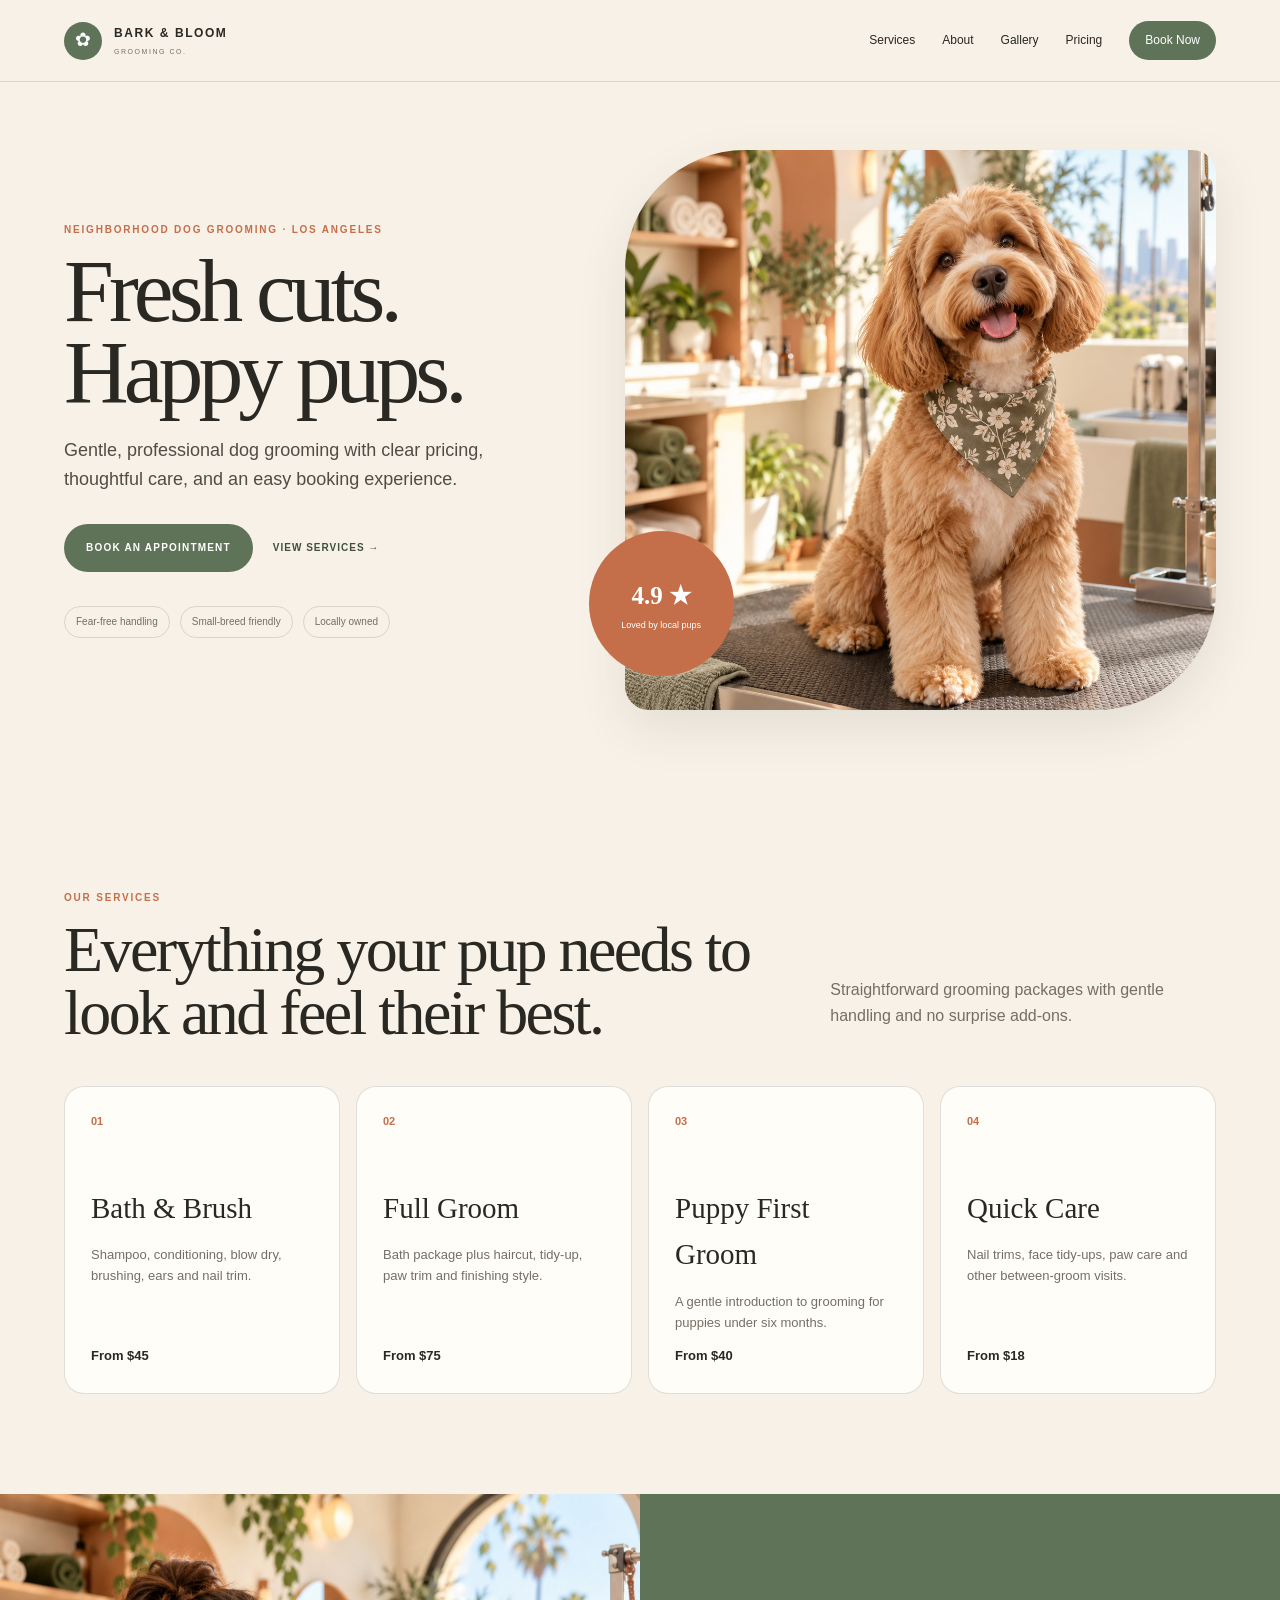
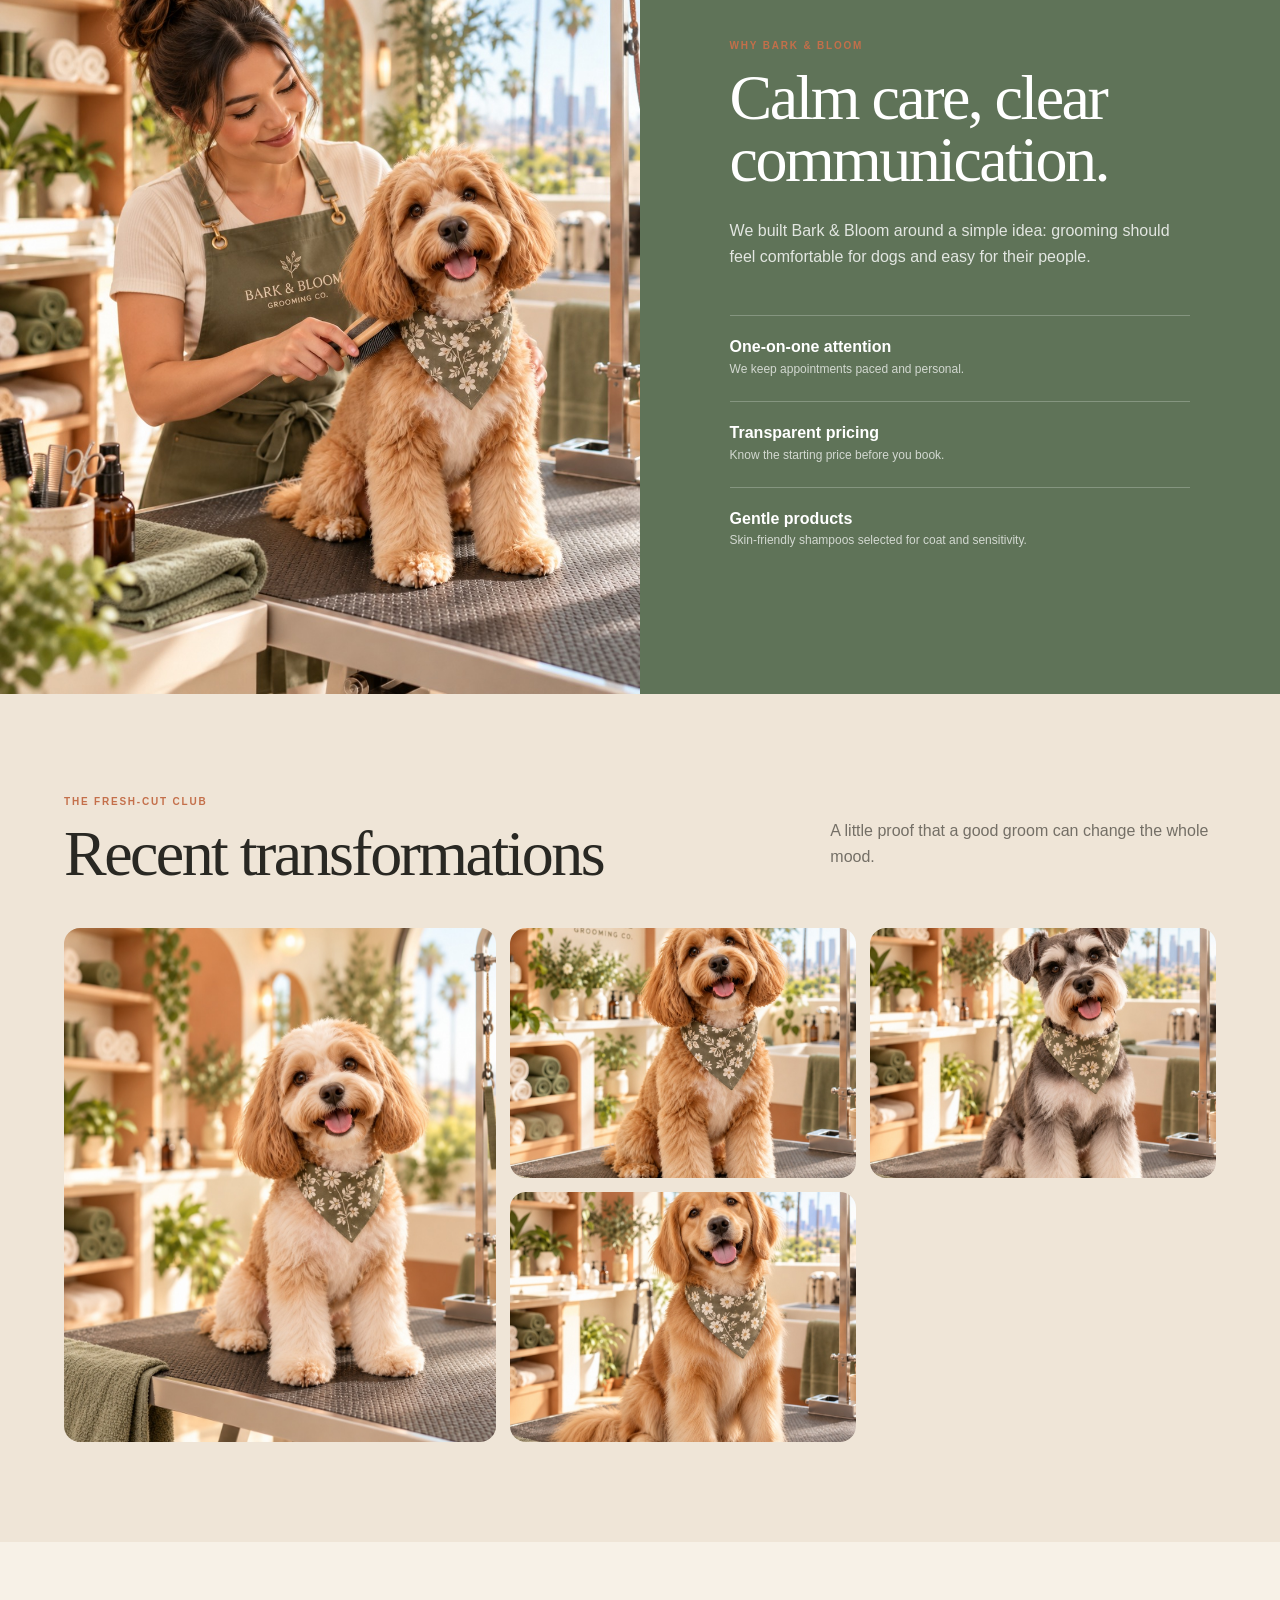
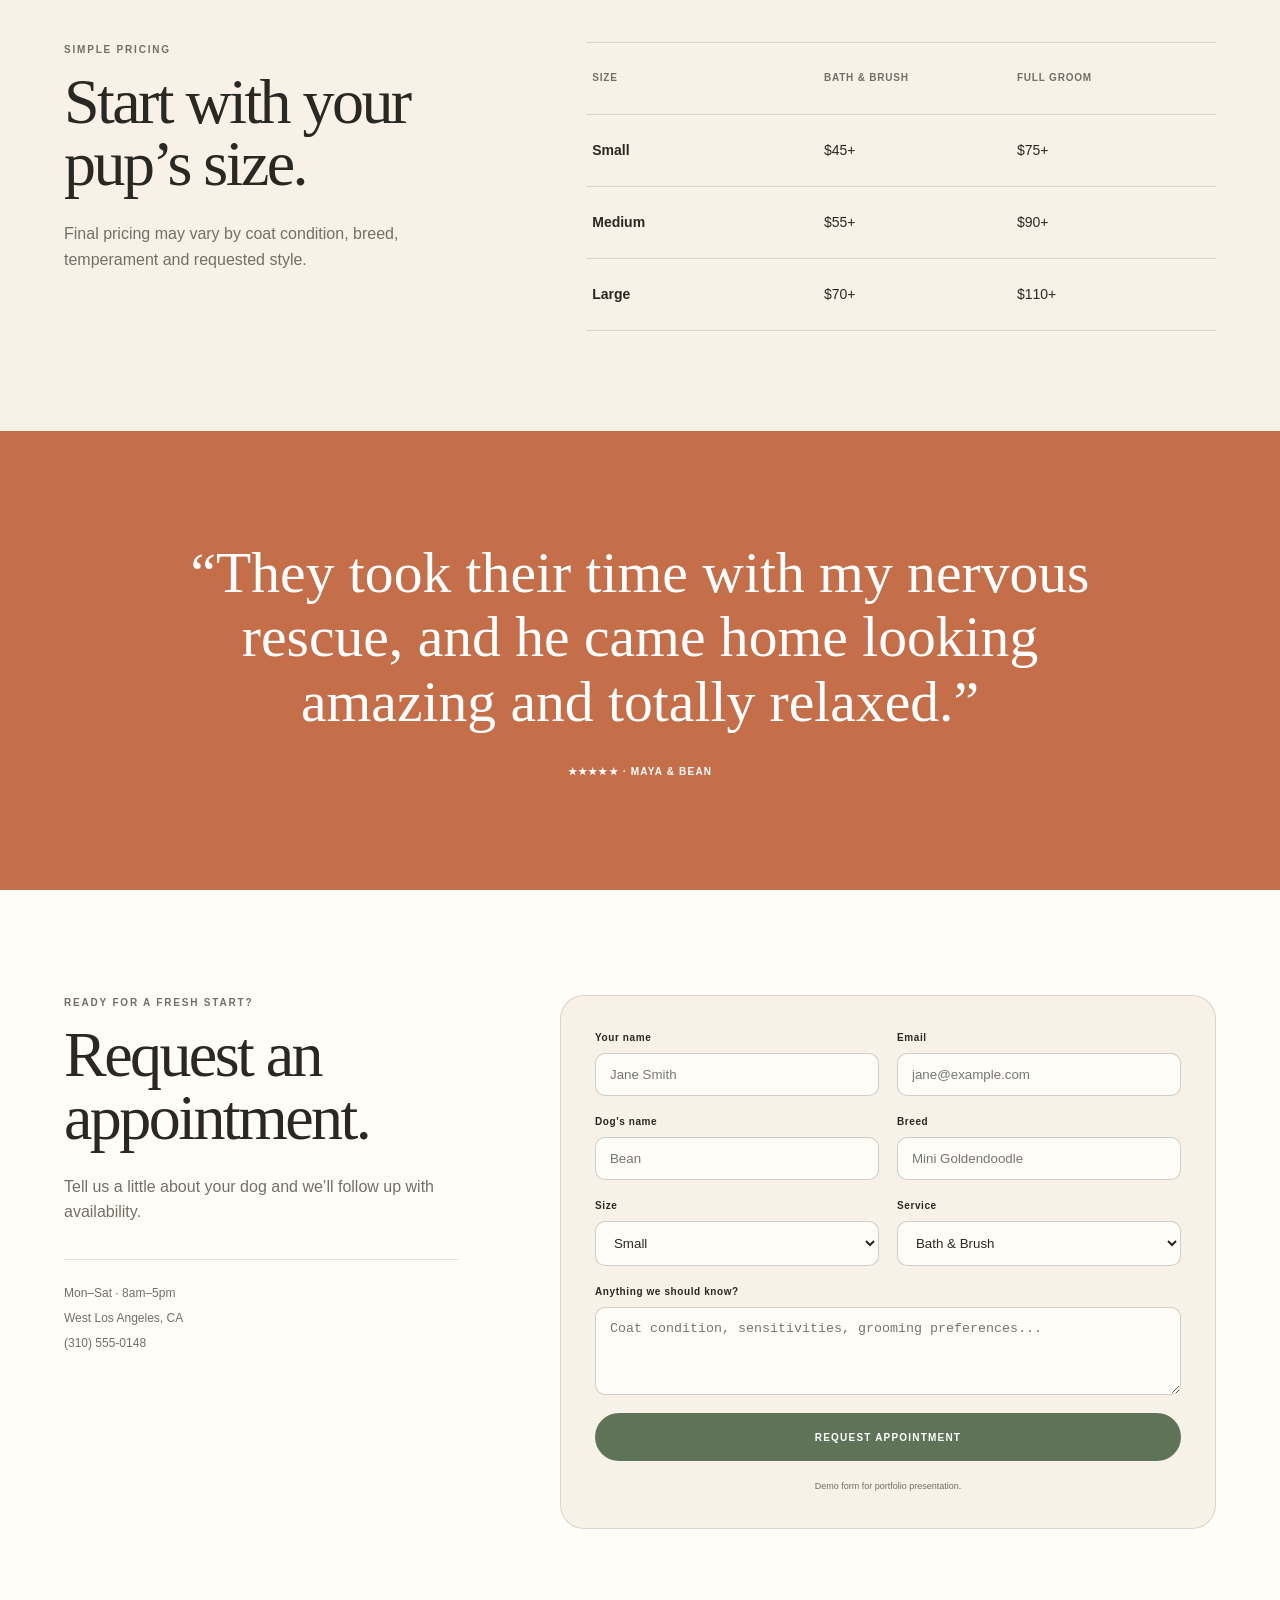
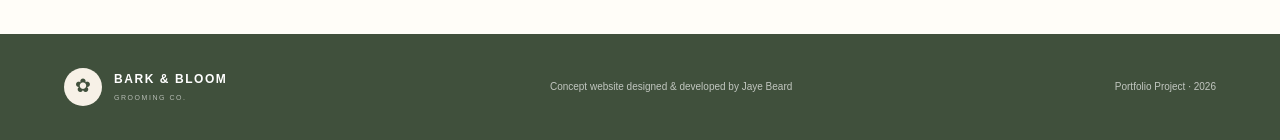
<file: index.html>
<!doctype html>
<html lang="en">
<head>
  <meta charset="utf-8">
  <meta name="viewport" content="width=device-width, initial-scale=1">
  <title>Bark & Bloom Grooming Co. | Portfolio Project</title>
  <meta name="description" content="A responsive dog grooming website concept designed as a small-business portfolio project.">
  <meta name="theme-color" content="#5f7358">
  <link rel="stylesheet" href="styles.css">
</head>

<body>
  <header class="site-header">
    <a class="brand" href="#home" aria-label="Bark and Bloom Grooming Co. home">
      <span class="brand-mark" aria-hidden="true">✿</span>
      <span>
        <strong>BARK &amp; BLOOM</strong>
        <small>GROOMING CO.</small>
      </span>
    </a>

    <nav aria-label="Primary navigation">
      <a href="#services">Services</a>
      <a href="#about">About</a>
      <a href="#gallery">Gallery</a>
      <a href="#pricing">Pricing</a>
      <a class="nav-cta" href="#booking">Book Now</a>
    </nav>
  </header>

  <main>
    <section class="hero" id="home">
      <div class="hero-copy">
        <p class="eyebrow">NEIGHBORHOOD DOG GROOMING · LOS ANGELES</p>
        <h1>Fresh cuts.<br>Happy pups.</h1>
        <p class="hero-text">
          Gentle, professional dog grooming with clear pricing, thoughtful care,
          and an easy booking experience.
        </p>

        <div class="hero-actions">
          <a class="button" href="#booking">BOOK AN APPOINTMENT</a>
          <a class="text-link" href="#services">VIEW SERVICES →</a>
        </div>

        <div class="hero-notes">
          <span>Fear-free handling</span>
          <span>Small-breed friendly</span>
          <span>Locally owned</span>
        </div>
      </div>

      <div class="hero-image-wrap">
        <img src="hero-dog.jpg" alt="Freshly groomed dog wearing a floral bandana">
        <div class="hero-badge">
          <strong>4.9 ★</strong>
          <span>Loved by local pups</span>
        </div>
      </div>
    </section>

    <section class="services section" id="services">
      <div class="section-heading">
        <div>
          <p class="eyebrow">OUR SERVICES</p>
          <h2>Everything your pup needs to look and feel their best.</h2>
        </div>
        <p>
          Straightforward grooming packages with gentle handling and no surprise add-ons.
        </p>
      </div>

      <div class="service-grid">
        <article class="service-card">
          <span class="service-number">01</span>
          <h3>Bath &amp; Brush</h3>
          <p>Shampoo, conditioning, blow dry, brushing, ears and nail trim.</p>
          <strong>From $45</strong>
        </article>

        <article class="service-card">
          <span class="service-number">02</span>
          <h3>Full Groom</h3>
          <p>Bath package plus haircut, tidy-up, paw trim and finishing style.</p>
          <strong>From $75</strong>
        </article>

        <article class="service-card">
          <span class="service-number">03</span>
          <h3>Puppy First Groom</h3>
          <p>A gentle introduction to grooming for puppies under six months.</p>
          <strong>From $40</strong>
        </article>

        <article class="service-card">
          <span class="service-number">04</span>
          <h3>Quick Care</h3>
          <p>Nail trims, face tidy-ups, paw care and other between-groom visits.</p>
          <strong>From $18</strong>
        </article>
      </div>
    </section>

    <section class="about" id="about">
      <div class="about-image">
        <img src="groomer.jpg" alt="Dog groomer gently brushing a dog">
      </div>

      <div class="about-copy">
        <p class="eyebrow">WHY BARK &amp; BLOOM</p>
        <h2>Calm care, clear communication.</h2>
        <p>
          We built Bark &amp; Bloom around a simple idea: grooming should feel
          comfortable for dogs and easy for their people.
        </p>

        <div class="about-points">
          <div>
            <strong>One-on-one attention</strong>
            <span>We keep appointments paced and personal.</span>
          </div>
          <div>
            <strong>Transparent pricing</strong>
            <span>Know the starting price before you book.</span>
          </div>
          <div>
            <strong>Gentle products</strong>
            <span>Skin-friendly shampoos selected for coat and sensitivity.</span>
          </div>
        </div>
      </div>
    </section>

    <section class="gallery section" id="gallery">
      <div class="section-heading">
        <div>
          <p class="eyebrow">THE FRESH-CUT CLUB</p>
          <h2>Recent transformations</h2>
        </div>
        <p>A little proof that a good groom can change the whole mood.</p>
      </div>

      <div class="gallery-grid">
        <figure class="gallery-large">
          <img src="dog-1.jpg" alt="Freshly groomed fluffy dog">
        </figure>
        <figure>
          <img src="dog-2.jpg" alt="Happy groomed dog">
        </figure>
        <figure>
          <img src="dog-3.jpg" alt="Groomed schnauzer">
        </figure>
        <figure>
          <img src="dog-4.jpg" alt="Golden retriever after grooming">
        </figure>
      </div>
    </section>

    <section class="pricing section" id="pricing">
      <div class="pricing-intro">
        <p class="eyebrow">SIMPLE PRICING</p>
        <h2>Start with your pup’s size.</h2>
        <p>
          Final pricing may vary by coat condition, breed, temperament and requested style.
        </p>
      </div>

      <div class="price-table">
        <div class="price-row price-head">
          <span>Size</span>
          <span>Bath &amp; Brush</span>
          <span>Full Groom</span>
        </div>
        <div class="price-row">
          <strong>Small</strong>
          <span>$45+</span>
          <span>$75+</span>
        </div>
        <div class="price-row">
          <strong>Medium</strong>
          <span>$55+</span>
          <span>$90+</span>
        </div>
        <div class="price-row">
          <strong>Large</strong>
          <span>$70+</span>
          <span>$110+</span>
        </div>
      </div>
    </section>

    <section class="testimonial">
      <blockquote>
        “They took their time with my nervous rescue, and he came home looking amazing and totally relaxed.”
      </blockquote>
      <p>★★★★★ · MAYA &amp; BEAN</p>
    </section>

    <section class="booking" id="booking">
      <div class="booking-copy">
        <p class="eyebrow">READY FOR A FRESH START?</p>
        <h2>Request an appointment.</h2>
        <p>Tell us a little about your dog and we’ll follow up with availability.</p>

        <div class="contact-card">
          <span>Mon–Sat · 8am–5pm</span>
          <span>West Los Angeles, CA</span>
          <span>(310) 555-0148</span>
        </div>
      </div>

      <form class="booking-form">
        <div class="field">
          <label for="owner">Your name</label>
          <input id="owner" type="text" placeholder="Jane Smith" required>
        </div>

        <div class="field">
          <label for="email">Email</label>
          <input id="email" type="email" placeholder="jane@example.com" required>
        </div>

        <div class="field">
          <label for="dog">Dog's name</label>
          <input id="dog" type="text" placeholder="Bean" required>
        </div>

        <div class="field">
          <label for="breed">Breed</label>
          <input id="breed" type="text" placeholder="Mini Goldendoodle">
        </div>

        <div class="field">
          <label for="size">Size</label>
          <select id="size">
            <option>Small</option>
            <option>Medium</option>
            <option>Large</option>
          </select>
        </div>

        <div class="field">
          <label for="service">Service</label>
          <select id="service">
            <option>Bath &amp; Brush</option>
            <option>Full Groom</option>
            <option>Puppy First Groom</option>
            <option>Quick Care</option>
          </select>
        </div>

        <div class="field field-wide">
          <label for="notes">Anything we should know?</label>
          <textarea id="notes" rows="4" placeholder="Coat condition, sensitivities, grooming preferences..."></textarea>
        </div>

        <button class="button field-wide" type="submit">REQUEST APPOINTMENT</button>
        <small class="field-wide">Demo form for portfolio presentation.</small>
      </form>
    </section>
  </main>

  <footer>
    <a class="brand footer-brand" href="#home">
      <span class="brand-mark" aria-hidden="true">✿</span>
      <span>
        <strong>BARK &amp; BLOOM</strong>
        <small>GROOMING CO.</small>
      </span>
    </a>

    <span>Concept website designed &amp; developed by Jaye Beard</span>
    <span>Portfolio Project · 2026</span>
  </footer>
</body>
</html>
</file>
<file: styles.css>
*{box-sizing:border-box}html{scroll-behavior:smooth}body{margin:0;background:#f7f1e7;color:#292823;font-family:Arial,Helvetica,sans-serif;line-height:1.6}img{display:block;width:100%}a{color:inherit;text-decoration:none}h1,h2,h3,blockquote{font-family:Georgia,'Times New Roman',serif;font-weight:400}h1,h2,h3,p{margin-top:0}section{scroll-margin-top:86px}.site-header{position:sticky;top:0;z-index:20;min-height:82px;padding:0 5vw;display:flex;align-items:center;justify-content:space-between;gap:30px;background:rgba(247,241,231,.95);border-bottom:1px solid rgba(41,40,35,.14);backdrop-filter:blur(10px)}.brand{display:flex;align-items:center;gap:12px}.brand-mark{width:38px;height:38px;display:grid;place-items:center;border-radius:50%;background:#5f7358;color:white;font-size:19px}.brand strong,.brand small{display:block}.brand strong{font-size:12px;letter-spacing:.13em}.brand small{margin-top:2px;color:#746f66;font-size:7px;letter-spacing:.22em}nav{display:flex;align-items:center;gap:27px;font-size:12px}nav a{transition:color .2s ease}nav a:hover{color:#c46f4a}.nav-cta{padding:10px 16px;border-radius:999px;background:#5f7358;color:white}.hero{min-height:690px;padding:68px 5vw 80px;display:grid;grid-template-columns:.9fr 1.1fr;align-items:center;gap:6vw}.hero-copy{max-width:600px}.eyebrow{margin-bottom:13px;color:#c46f4a;font-size:10px;font-weight:700;letter-spacing:.18em}.hero h1{margin-bottom:24px;font-size:clamp(64px,7vw,108px);line-height:.9;letter-spacing:-.055em}.hero-text{max-width:520px;color:#504d46;font-size:18px}.hero-actions{margin-top:30px;display:flex;align-items:center;flex-wrap:wrap;gap:20px}.button{min-height:48px;padding:14px 22px;display:inline-flex;align-items:center;justify-content:center;border:0;border-radius:999px;background:#5f7358;color:white;font-size:10px;font-weight:700;letter-spacing:.12em;cursor:pointer}.button:hover{background:#40503c}.text-link{color:#40503c;font-size:10px;font-weight:700;letter-spacing:.1em}.hero-notes{margin-top:34px;display:flex;flex-wrap:wrap;gap:10px}.hero-notes span{padding:7px 11px;border:1px solid rgba(41,40,35,.14);border-radius:999px;color:#746f66;font-size:10px}.hero-image-wrap{position:relative;min-height:560px}.hero-image-wrap>img{height:560px;object-fit:cover;border-radius:120px 24px 120px 24px;box-shadow:0 18px 50px rgba(55,62,46,.1)}.hero-badge{position:absolute;left:-36px;bottom:34px;width:145px;height:145px;padding:20px;display:grid;align-content:center;border-radius:50%;background:#c46f4a;color:white;text-align:center}.hero-badge strong,.hero-badge span{display:block}.hero-badge strong{font-family:Georgia,'Times New Roman',serif;font-size:25px}.hero-badge span{margin-top:4px;font-size:9px;line-height:1.3}.section{padding:100px 5vw}.section-heading{margin-bottom:42px;display:grid;grid-template-columns:1.3fr .7fr;align-items:end;gap:50px}.section-heading h2,.pricing-intro h2,.booking h2,.about h2{margin-bottom:0;font-size:clamp(42px,5vw,70px);line-height:.98;letter-spacing:-.04em}.section-heading>p,.pricing-intro>p,.booking-copy>p{color:#746f66}.service-grid{display:grid;grid-template-columns:repeat(4,1fr);gap:16px}.service-card{min-height:290px;padding:26px;display:flex;flex-direction:column;border:1px solid rgba(41,40,35,.14);border-radius:20px;background:#fffdf8}.service-number{color:#c46f4a;font-size:11px;font-weight:700}.service-card h3{margin:54px 0 14px;font-size:29px}.service-card p{color:#746f66;font-size:13px}.service-card strong{margin-top:auto;font-size:13px}.about{display:grid;grid-template-columns:1fr 1fr;background:#5f7358;color:white}.about-image img{min-height:660px;height:100%;object-fit:cover}.about-copy{padding:86px 7vw;display:flex;flex-direction:column;justify-content:center}.about-copy>p:not(.eyebrow){max-width:540px;margin-top:26px;color:rgba(255,255,255,.82)}.about-points{margin-top:30px;display:grid;gap:22px}.about-points div{padding-top:18px;border-top:1px solid rgba(255,255,255,.24)}.about-points strong,.about-points span{display:block}.about-points span{color:rgba(255,255,255,.72);font-size:12px}.gallery{background:#efe5d7}.gallery-grid{display:grid;grid-template-columns:1.25fr 1fr 1fr;grid-template-rows:repeat(2,250px);gap:14px}.gallery-grid figure{margin:0;overflow:hidden;border-radius:16px}.gallery-large{grid-row:1/3}.gallery-grid img{height:100%;object-fit:cover}.pricing{display:grid;grid-template-columns:.8fr 1.2fr;gap:8vw}.pricing-intro>p:last-child{margin-top:25px}.price-table{border-top:1px solid rgba(41,40,35,.14)}.price-row{min-height:72px;padding:0 6px;display:grid;grid-template-columns:1.2fr 1fr 1fr;align-items:center;border-bottom:1px solid rgba(41,40,35,.14);font-size:14px}.price-head{color:#746f66;font-size:10px;font-weight:700;letter-spacing:.08em;text-transform:uppercase}.testimonial{padding:110px 8vw;background:#c46f4a;color:white;text-align:center}.testimonial blockquote{max-width:950px;margin:0 auto;font-size:clamp(34px,4.5vw,64px);line-height:1.12}.testimonial p{margin:30px auto 0;font-size:10px;font-weight:700;letter-spacing:.12em}.booking{padding:105px 5vw;display:grid;grid-template-columns:.75fr 1.25fr;gap:8vw;background:#fffdf8}.booking-copy>p:not(.eyebrow){margin-top:24px}.contact-card{margin-top:34px;padding-top:24px;display:grid;gap:6px;border-top:1px solid rgba(41,40,35,.14);color:#746f66;font-size:12px}.booking-form{padding:34px;display:grid;grid-template-columns:repeat(2,1fr);gap:18px;border:1px solid rgba(41,40,35,.14);border-radius:24px;background:#f7f1e7}.field{display:grid;gap:7px}.field-wide{grid-column:1/-1}.field label{font-size:10px;font-weight:700;letter-spacing:.06em}.field input,.field select,.field textarea{width:100%;padding:13px 14px;border:1px solid rgba(41,40,35,.22);border-radius:10px;background:#fffdf8;color:#292823}.booking-form small{color:#746f66;font-size:9px;text-align:center}footer{padding:34px 5vw;display:flex;align-items:center;justify-content:space-between;gap:20px;background:#40503c;color:white;font-size:10px}.footer-brand .brand-mark{background:#f7f1e7;color:#40503c}.footer-brand small{color:rgba(255,255,255,.62)}footer>span{color:rgba(255,255,255,.68)}@media(max-width:960px){.service-grid{grid-template-columns:repeat(2,1fr)}.about{grid-template-columns:1fr}.pricing,.booking{grid-template-columns:1fr}.gallery-grid{grid-template-columns:1fr 1fr}.gallery-large{grid-column:1/-1;grid-row:auto}}@media(max-width:740px){.site-header{min-height:70px;padding:0 18px}.brand strong{font-size:9px}.brand small{font-size:6px}nav a:not(.nav-cta){display:none}.hero{padding:50px 18px 70px;grid-template-columns:1fr}.hero h1{font-size:55px}.hero-text{font-size:15px}.hero-image-wrap{min-height:0}.hero-image-wrap>img{height:430px;border-radius:80px 18px 80px 18px}.hero-badge{left:auto;right:-4px;bottom:-32px;width:112px;height:112px}.section{padding:72px 18px}.section-heading{grid-template-columns:1fr;gap:16px}.section-heading h2,.pricing-intro h2,.booking h2,.about h2{font-size:40px}.service-grid{grid-template-columns:1fr}.about-image img{min-height:0;height:420px}.about-copy{padding:62px 20px}.gallery-grid{grid-template-columns:repeat(2,1fr);grid-template-rows:270px 180px 180px;gap:9px}.testimonial{padding:80px 22px}.testimonial blockquote{font-size:34px}.booking{padding:74px 18px;gap:38px}.booking-form{padding:20px;grid-template-columns:1fr}.field-wide{grid-column:auto}footer{padding:32px 18px;flex-direction:column;text-align:center}}
</file>
